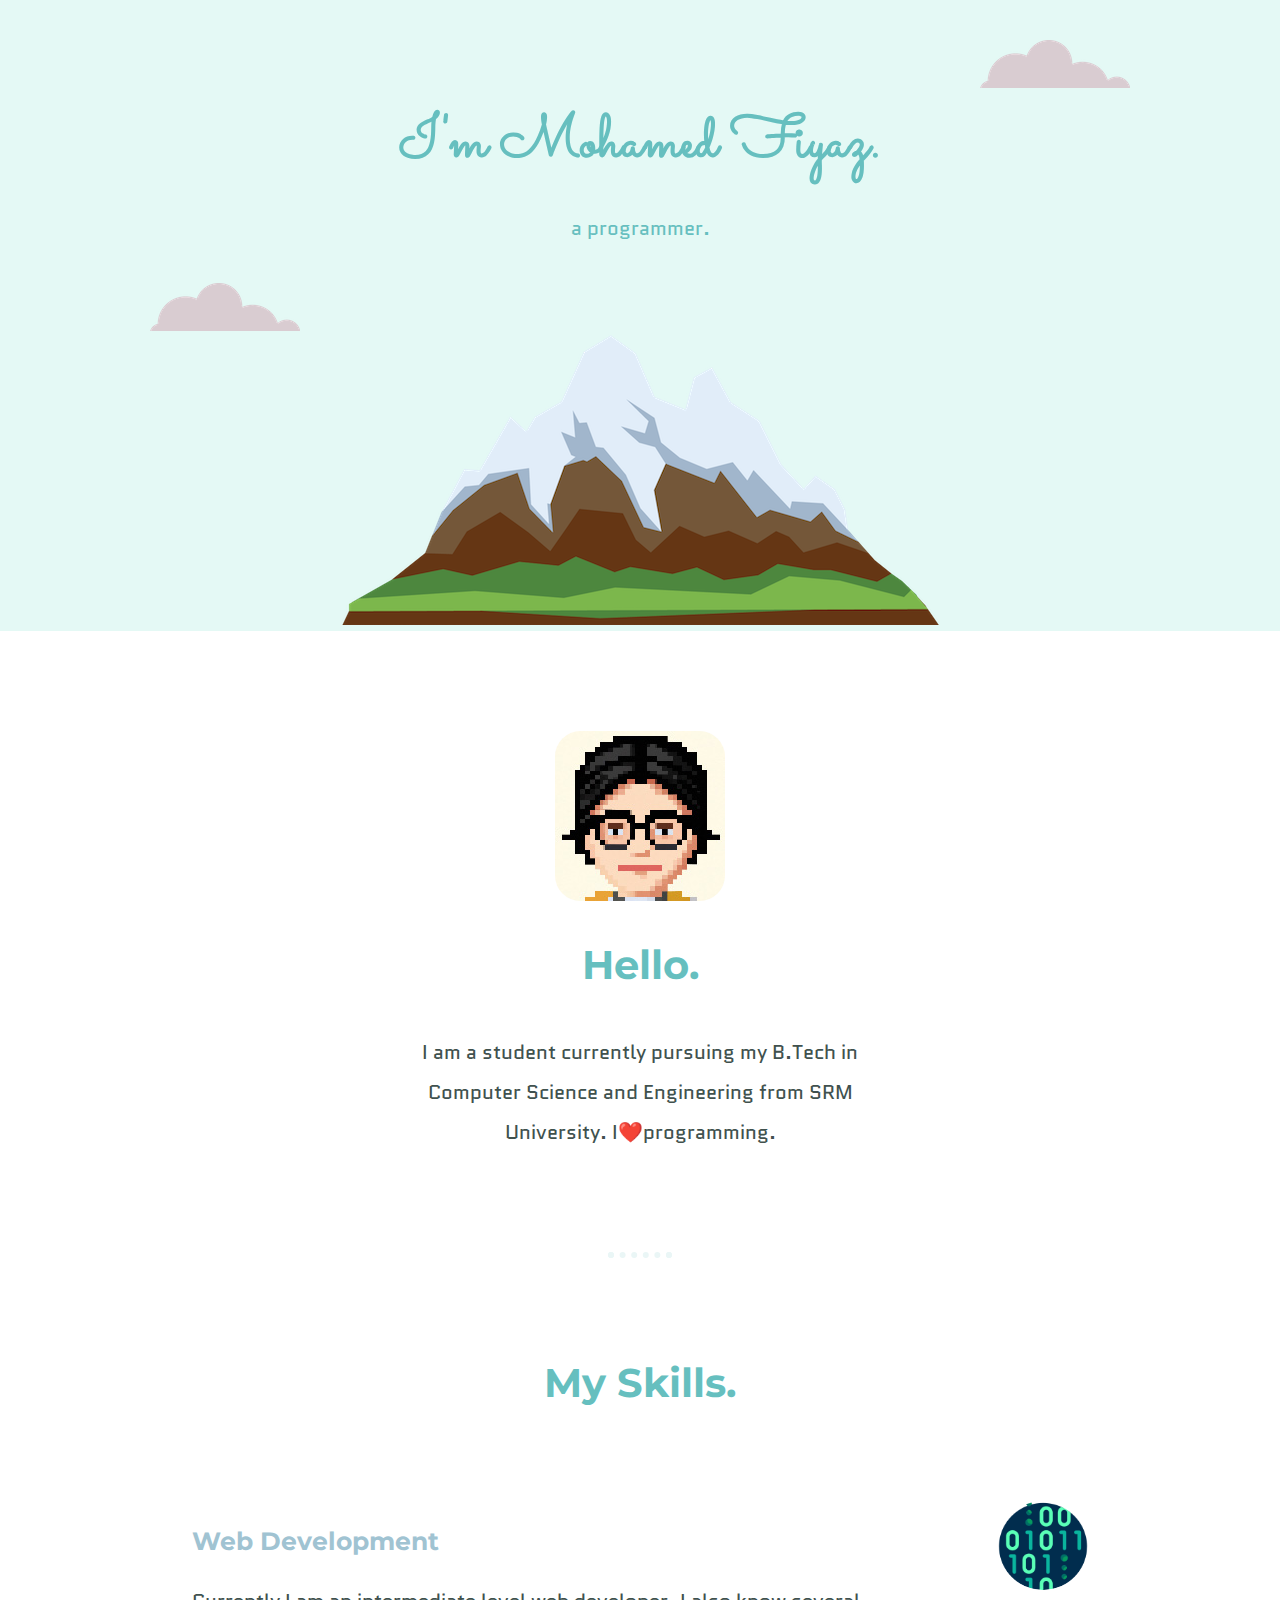
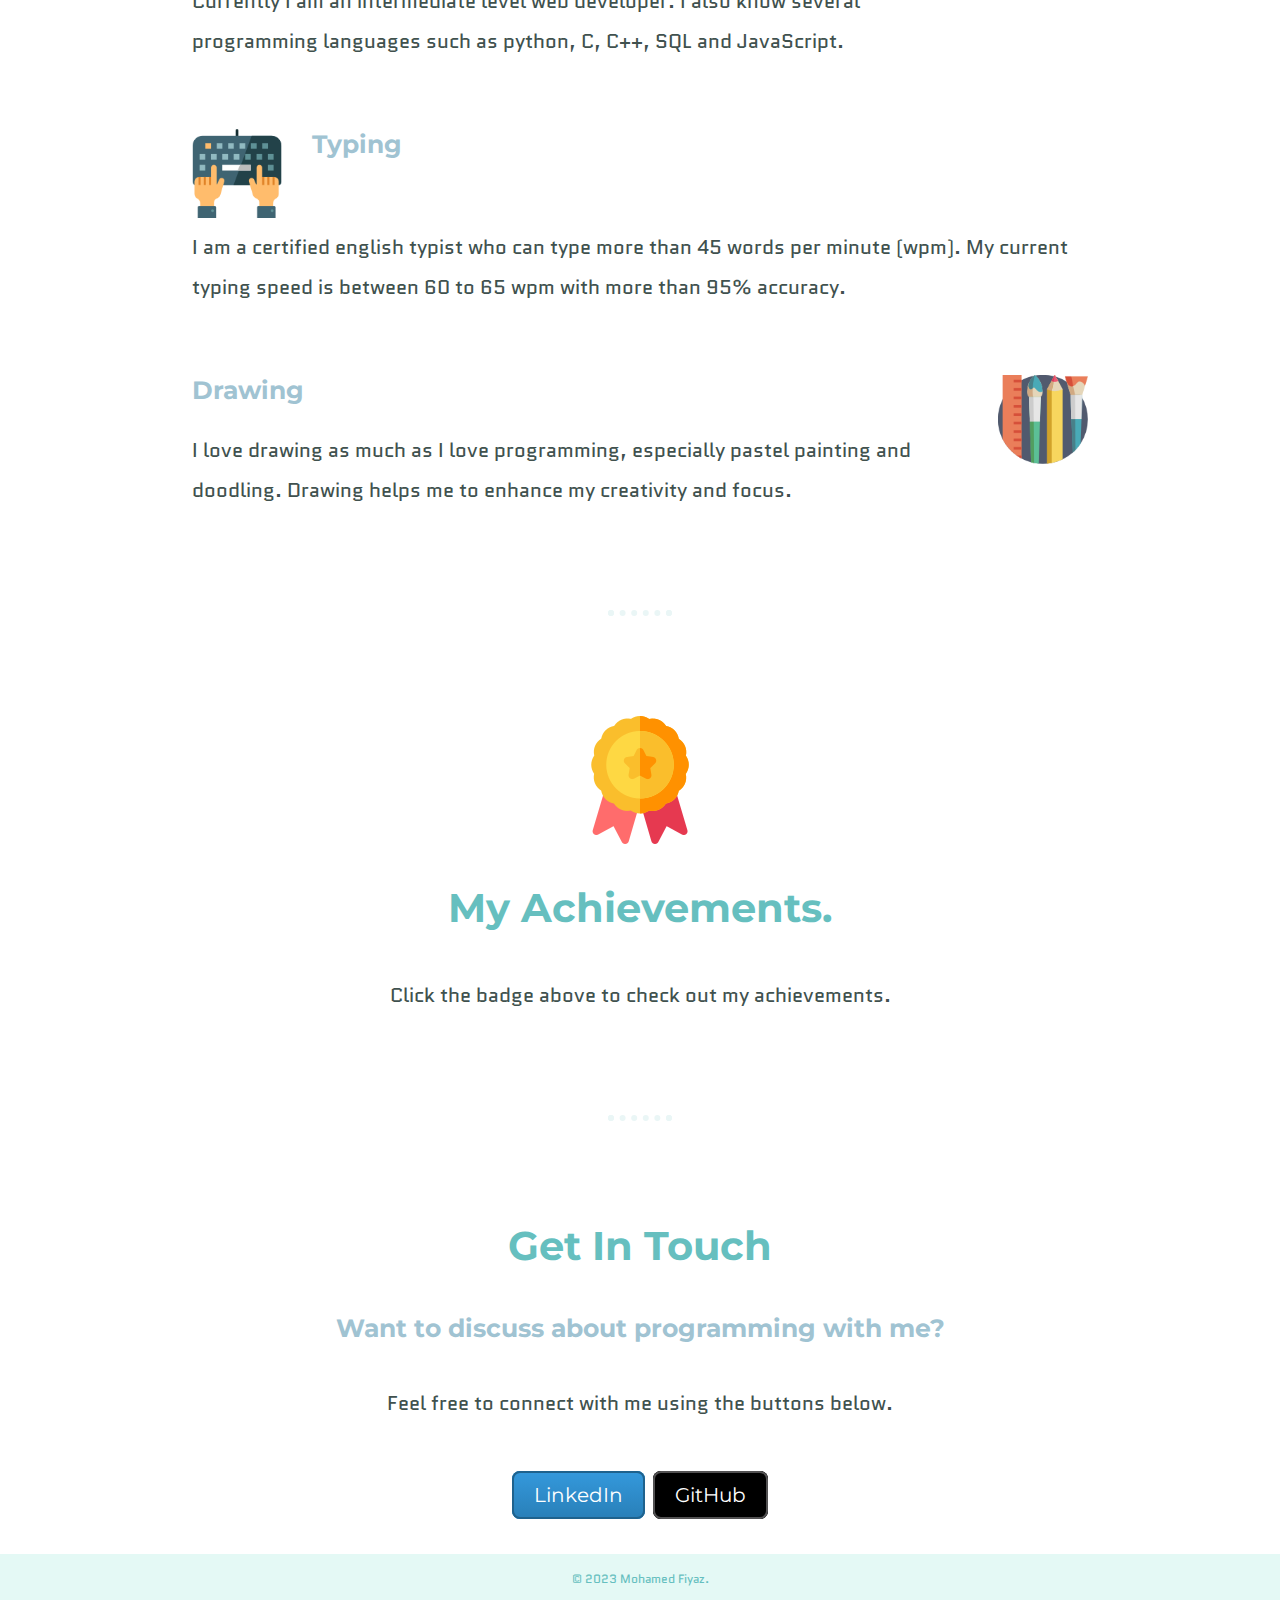
<file: index.html>
<!DOCTYPE html>
<html lang="en">
<head>
    <meta charset="UTF-8">
    <title>Mohamed Fiyaz</title>
    <link rel="stylesheet" href="styles.css">
    <link rel="icon" href="favicon.ico?v=2">
    <link rel="preconnect" href="https://fonts.googleapis.com">
    <link rel="preconnect" href="https://fonts.gstatic.com" crossorigin>
    <link href="https://fonts.googleapis.com/css2?family=Montserrat&family=Quantico&family=Sacramento&display=swap" rel="stylesheet">
</head>
<body>
    <div class="top-container">
        <img class="topc" src="cloud.png" alt="cloud" class="a">    
        <h1>I'm Mohamed Fiyaz.</h1>
        <p class="intro">a programmer.</p>
        <img class="bottomc" src="cloud.png" alt="cloud">
        <img src="mountain.png" alt="mountain">
    </div>
    <div class="middle-container">
        <div class="profile">
          <img src="DALLE_PA.jpg" alt="My_photo" class="profile">
          <h2>Hello.</h2>
          <p class="about">I am a student currently pursuing my B.Tech in Computer Science and Engineering from SRM University. I❤️programming.</p>
        </div>
        <hr>
        <div class="skills">
          <h2>My Skills.</h2>
          <div class="skill-row1">
            <img class="programming-img" src="bcode.png" alt="prgramming">
            <h3>Web Development</h3>
            <p>Currently I am an intermediate level web developer. I also know several programming languages such as python, C, C++, SQL and JavaScript.</p>
          </div>
          <br>
          <div class="skill-row2">
            <img class="typing-img" src="keyboarder.png" alt="typing">
            <h3>Typing</h3>
            <br>
            <p>I am a certified english typist who can type more than 45 words per minute (wpm). My current typing speed is between 60 to 65 wpm with more than 95% accuracy.</p>
          </div>
          <br>
          <div class="skill-row3">
            <img class="art-img" src="drawing.png" alt="drawing">
            <h3>Drawing</h3>
            <p>I love drawing as much as I love programming, especially pastel painting and doodling. Drawing helps me to enhance my creativity and focus.</p>
          </div>
        </div>
        <hr>
        <div class="achievements">
          <a href="certificates.html" target="_blank"><img src="Badge.png" alt=""></a>
          <h2>My Achievements.</h2>
          <p>Click the badge above to check out my achievements.</p>
        </div>
        <hr>
        <div class="contact-me">
          <h2>Get In Touch</h2>
          <h3>Want to discuss about programming with me?</h3>
          <p class="contact-message">Feel free to connect with me using the buttons below.</p>
          <a class="btn1" href="https://www.linkedin.com/in/mohamed-fiyaz-8b9146254/" target="_blank">LinkedIn</a>&nbsp
          <a class="btn2" href="https://github.com/Mohamed-Fiyaz" target="_blank">GitHub</a>
        </div>
      </div>
      <br><br>
      <div class="bottom-container">
        <p class="copyright">© 2023 Mohamed Fiyaz.</p>
      </div>
      

</body>
</file>
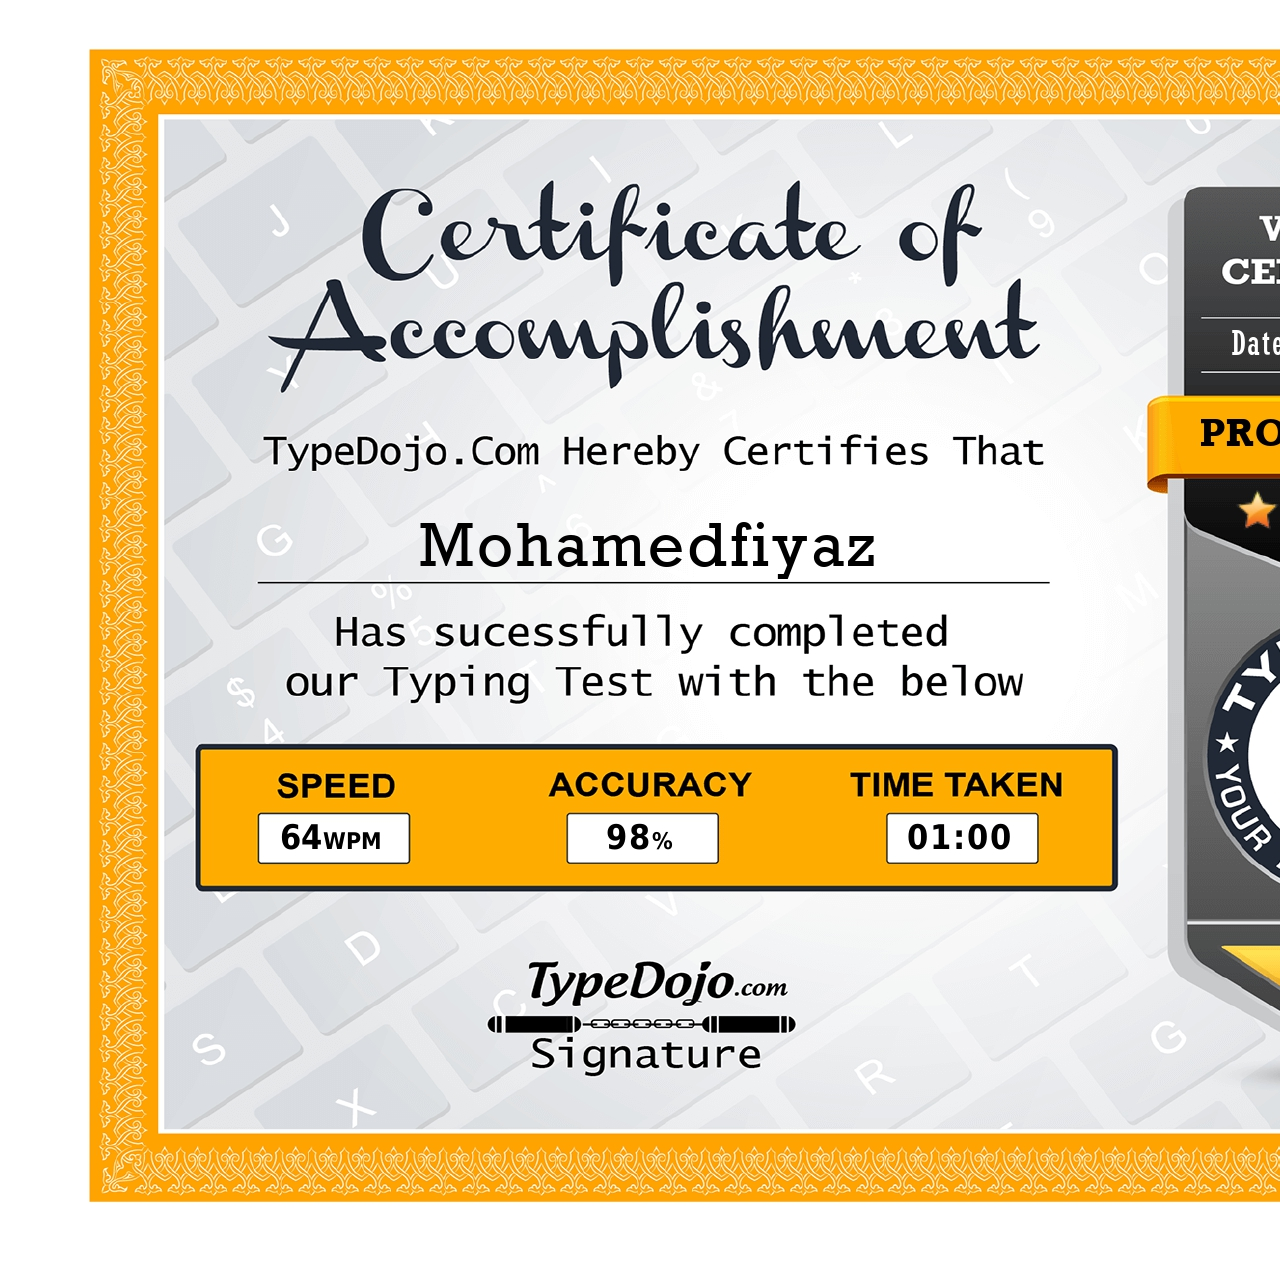
<file: cert1.html>
<!DOCTYPE html>
<html lang="en">
<head>
    <meta charset="UTF-8">
    <title>TypeDojo Certificate</title>
    <link rel="icon" href="faviconforcert.ico?v=2">
</head>
<body>
    <img src="TypeDojoCertificate.jpg" alt="typingtestcertificate">
    
</body>
</html>
</file>
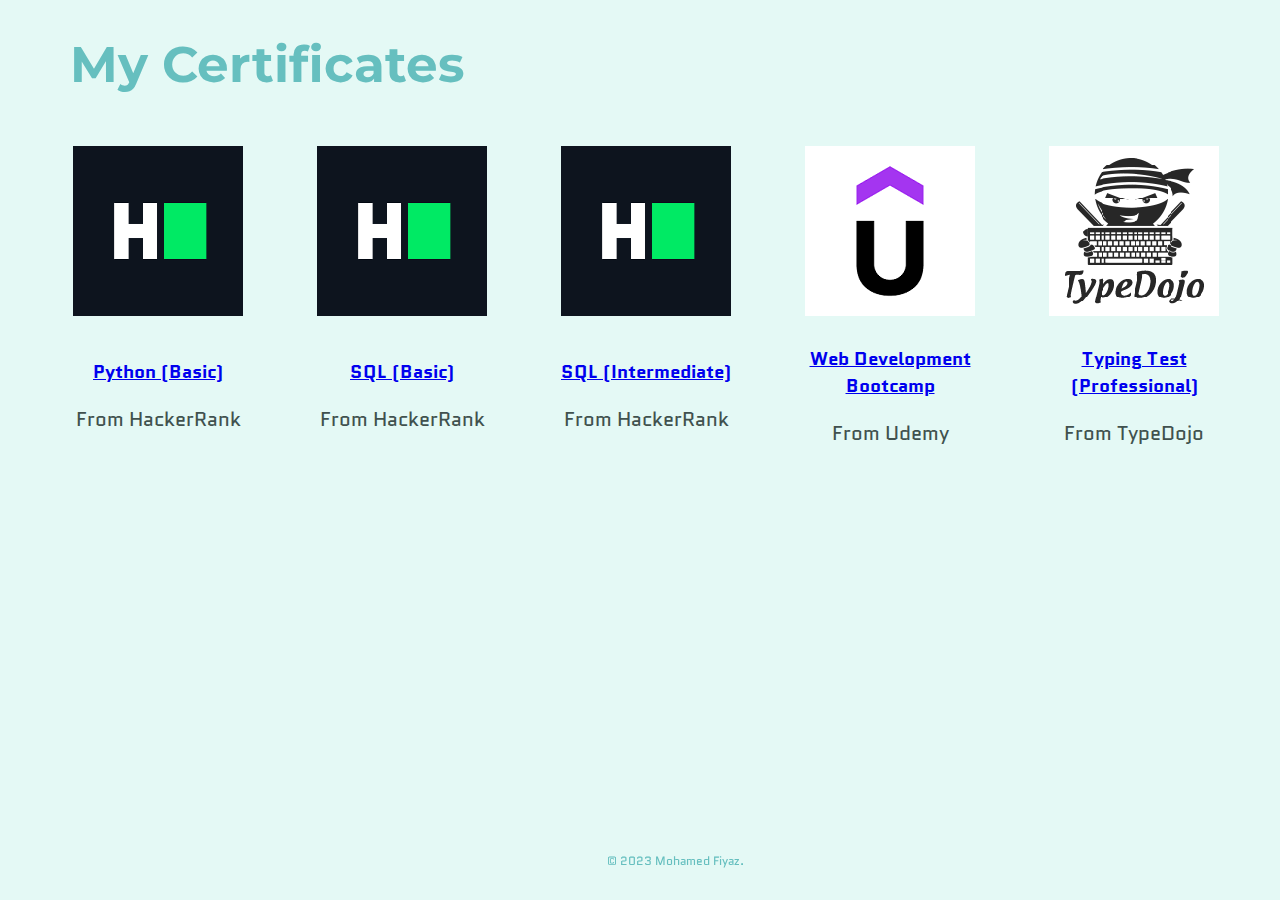
<file: certificates.html>
<!DOCTYPE html>
<html lang="en">
<head>
    <meta charset="UTF-8">
    <title>Mohamed Fiyaz's Achievements</title>
    <link rel="stylesheet" href="achievestyles.css">
    <link rel="icon" href="faviconforcert.ico?v=2">
    <link rel="preconnect" href="https://fonts.googleapis.com">
    <link rel="preconnect" href="https://fonts.gstatic.com" crossorigin>
    <link href="https://fonts.googleapis.com/css2?family=Montserrat&family=Quantico&family=Sacramento&display=swap" rel="stylesheet">
</head>
<body>
    <div>
        <h1>My Certificates</h1>
    </div>
    <table>
        <tr>
            <td><img src="hackerrankicon.png" alt="hackerrank" class="py1"></td>
            <td><img src="hackerrankicon.png" alt="hackerrank" class="sql1"></td>
            <td><img src="hackerrankicon.png" alt="hackerrank" class="sql2"></td>
            <td><img src="udemylogo.png" alt="udemy" class="udemy1"></td>
            <td><img src="dojologo.png" alt="typing dojo" class="typing"></td>
        </tr>
        <tr>
            <td><a href="https://www.hackerrank.com/certificates/be1e8fc671a4" target="_blank"><h3>Python (Basic)</h3></a>
                <p>From HackerRank</p>
            </td>
            <td><a href="https://www.hackerrank.com/certificates/3c9e67ca8a7d" target="_blank"><h3>SQL (Basic)</h3></a>
                <p>From HackerRank</p>
            </td>
            <td><a href="https://www.hackerrank.com/certificates/c452ff6e8a7f" target="_blank"><h3>SQL (Intermediate)</h3></a>
                <p>From HackerRank</p>
            </td>
            <td><a href="https://www.udemy.com/certificate/UC-16ee2545-59ac-4a45-8f4e-d3da11ddb6ab/" target="_blank"><h3>Web Development <br> Bootcamp</h3></a>
                <p>From Udemy</p>
            </td>
            <td><a href="cert1.html" target="_blank"><h3 class="hl">Typing Test <br> (Professional)</h3></a>
                <p class="pl">From TypeDojo</p>
            </td>
        </tr>
    </table>
    <div class="footer">
        <p class="copyright">© 2023 Mohamed Fiyaz.</p>
    </div>
</body>
</file>
<file: styles.css>
body {
    color: #40514E;
    margin: 0px;
    text-align: center;
    font-family: 'quantico', sans-serif;
}

h1 {
    margin: 0px;
    font-family: 'Sacramento', cursive;
    color: #66BFBF;
    font-size: 60px;
}

h2 {
    font-family: 'Montserrat',sans-serif;
    font-weight: bold;
    font-size: 40px;
    color: #66BFBF;
    padding-bottom: 10px;
}

h3 {
    font-family: 'Montserrat',sans-serif;
    font-size: 25px;
    color: #A0C3D2;
}

p {
    line-height: 2;
    font-size: 20px;
}

hr {
    border: dotted #EAF6F6 6px;
    border-bottom: none;
    width: 4%;
    margin: 100px auto;
}
.intro {
    color: #66BFBF;
    font-size: 20px;
}

.copyright{
    color: #66BFBF;
    font-size: 0.75rem;
}
.top-container {
    background-color: #E4F9F5;
    position: relative;
    padding-top: 100px;
}
.middle-container{
    padding-top: 100px ;

}

.bottom-container{
    background-color: #E4F9F5;
    padding: 1px 0 1px;

}

.topc {
    position: absolute;
    right: 150px;
    top: 40px;
}

.bottomc{
    position: absolute;
    left: 150px;
    bottom: 300px;
}

.profile {
    border-radius: 15%;
}

.programming-img {
    border-radius: 100%;
    width: 10%;
    float: right;
    margin-left: 30px;
}

.typing-img {
    float: left;
    width: 10%;
    margin-right: 30px;
}

.art-img {
    float: right;
    width: 10%;
    margin-left: 30px;
}

.skill-row1 {
    width: 70%;
    margin: auto;
    text-align: left;
    padding-top: 50px;

}

.skill-row2 {
    width: 70%;
    margin: auto;
    text-align: left;

}

.skill-row3 {
    width: 70%;
    margin: auto;
    text-align: left;

}


.about{
    width: 40%;
    margin: auto;
    font-size: 20px;
}

.contact-message {
    width: 40%;
    margin: 40px auto 60px;
    font-size: 20px;
}

.btn1 {
    background: #3498db;
    background-image: -webkit-linear-gradient(top, #3498db, #2980b9);
    background-image: -moz-linear-gradient(top, #3498db, #2980b9);
    background-image: -ms-linear-gradient(top, #3498db, #2980b9);
    background-image: -o-linear-gradient(top, #3498db, #2980b9);
    background-image: linear-gradient(to bottom, #3498db, #2980b9);
    -webkit-border-radius: 8;
    -moz-border-radius: 8;
    border-radius: 8px;
    font-family: 'Montserrat';
    color: #ffffff;
    font-size: 20px;
    padding: 10px 20px 10px 20px;
    border: solid #1f628d 2px;
    text-decoration: none;
  }
  
  .btn1:hover {
    background: #3cb0fd;
    background-image: -webkit-linear-gradient(top, #3cb0fd, #3498db);
    background-image: -moz-linear-gradient(top, #3cb0fd, #3498db);
    background-image: -ms-linear-gradient(top, #3cb0fd, #3498db);
    background-image: -o-linear-gradient(top, #3cb0fd, #3498db);
    background-image: linear-gradient(to bottom, #3cb0fd, #3498db);
    text-decoration: none;
  }

  .btn2 {
    background: #000000;
    background-image: -webkit-linear-gradient(top, #000000, #000000);
    background-image: -moz-linear-gradient(top, #000000, #000000);
    background-image: -ms-linear-gradient(top, #000000, #000000);
    background-image: -o-linear-gradient(top, #000000, #000000);
    background-image: linear-gradient(to bottom, #000000, #000000);
    -webkit-border-radius: 8;
    -moz-border-radius: 8;
    border-radius: 8px;
    font-family: 'Montserrat';
    color: #ffffff;
    font-size: 20px;
    padding: 10px 20px 10px 20px;
    border: solid #525152 2px;
    text-decoration: none;
  }
  
  .btn2:hover {
    background: #5c5b5c;
    background-image: -webkit-linear-gradient(top, #5c5b5c, #5c5c5c);
    background-image: -moz-linear-gradient(top, #5c5b5c, #5c5c5c);
    background-image: -ms-linear-gradient(top, #5c5b5c, #5c5c5c);
    background-image: -o-linear-gradient(top, #5c5b5c, #5c5c5c);
    background-image: linear-gradient(to bottom, #5c5b5c, #5c5c5c);
    text-decoration: none;
  }
</file>
<file: achievestyles.css>
body {
    color: #40514E;
    margin: 0px;
    background-color: #E4F9F5;
    font-family: 'quantico', sans-serif;
}

h1 {
    font-family: 'Montserrat', cursive;
    color: #66BFBF;
    padding-left: 70px;
    font-size: 50px;
}

h3 {
    text-align: center;
    padding-left: 70px;
}

p {
    text-align: center;
    padding-left: 70px;
    font-size: 20px;
}

/* Last image in row */
.hl {
    text-align: center;
    padding-left: 0px;
}

.pl {
    text-align: center;
    padding-left: 0px;
    font-size: 20px;
}

/* All images should be 170px*170px */
.py1 {
    padding-top: 15px;
    padding-left: 70px;
}

.sql1 {
    padding-top: 15px;
    padding-left: 70px;
}

.sql2 {
    padding-top: 15px;
    padding-left: 70px;
}

.udemy1 {
    padding-top: 15px;
    padding-left: 70px;
}

.typing {
    padding-top: 15px;
    padding-left: 70px;
    padding-right: 70px;
}

.copyright{
    color: #66BFBF;
    font-size: 0.75rem;
}

.footer {
    position: fixed;
    bottom: 0;
    width: 100%;
    height: 60px;   
 }
</file>
